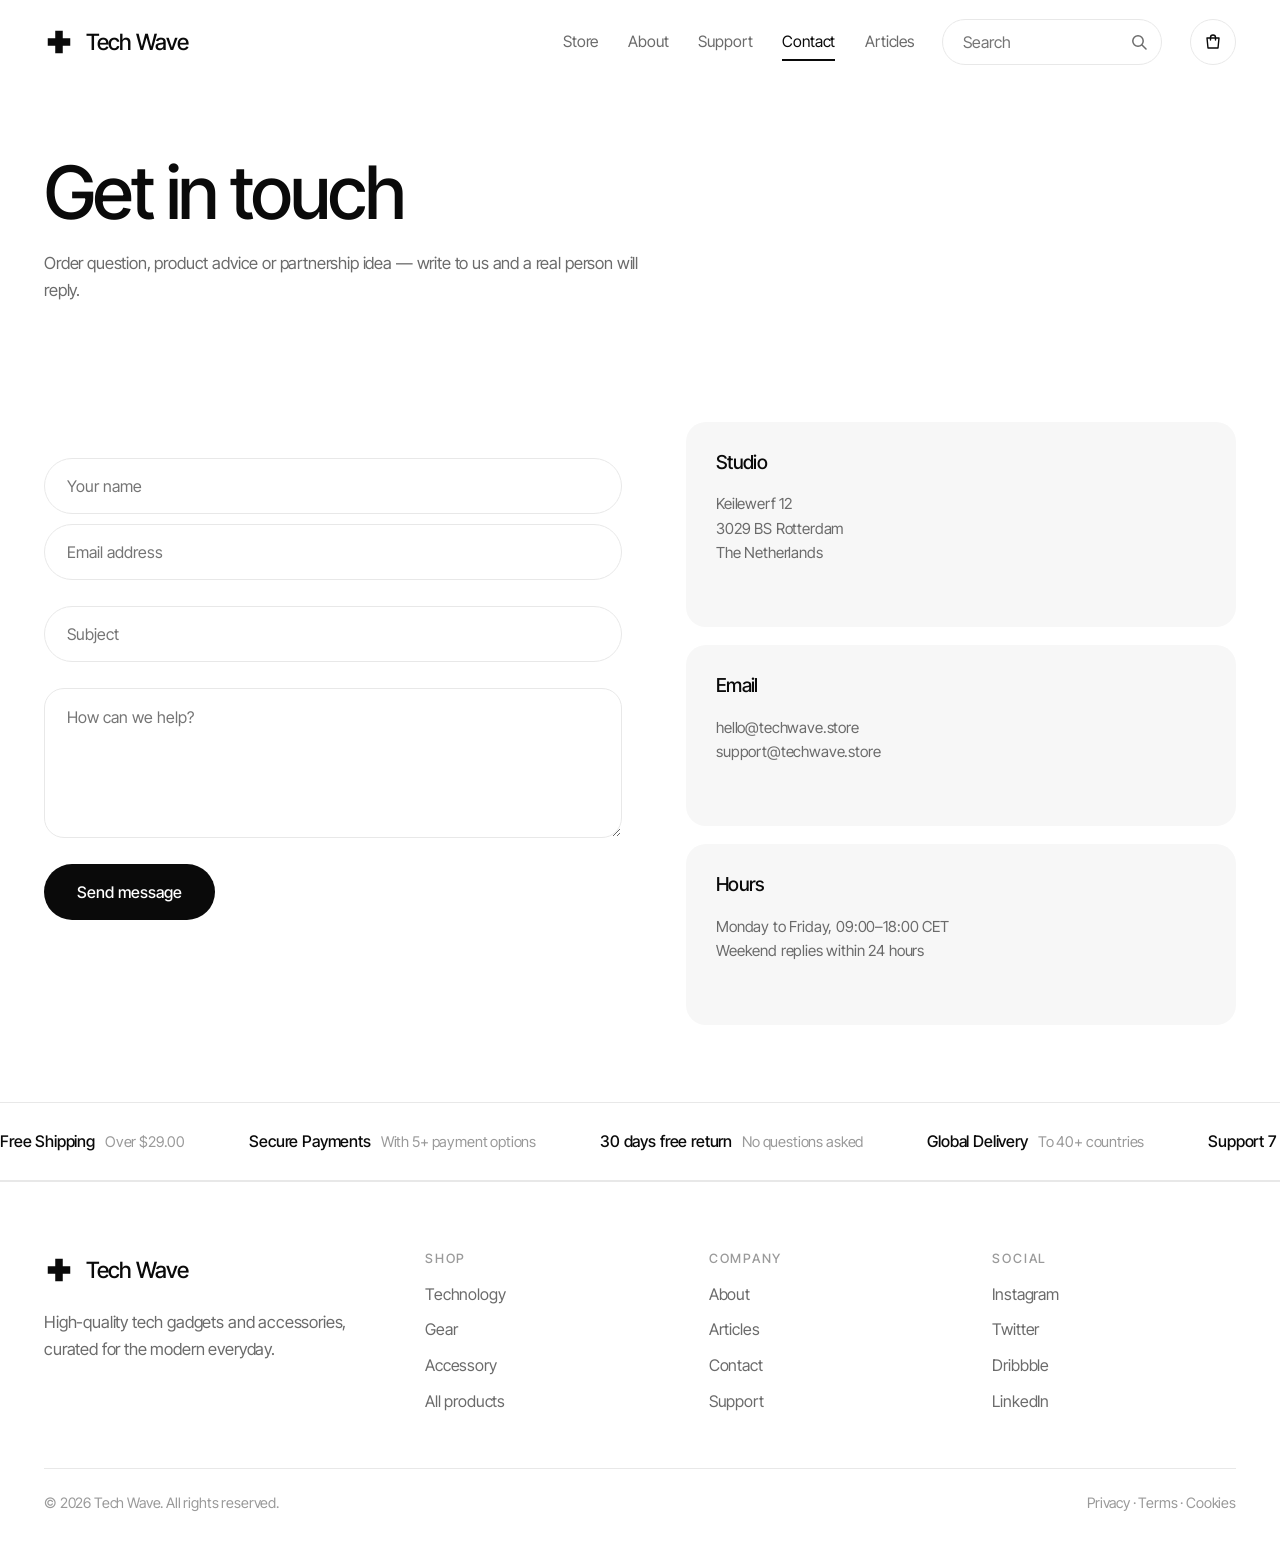
<file: contact.html>
<!DOCTYPE html>
<html lang="en">
<head>
<meta charset="utf-8">
<meta name="viewport" content="width=device-width, initial-scale=1">
<title>Contact — Talk to the Tech Wave team</title>
<meta name="description" content="Send the Tech Wave team a message about an order, a product question or a partnership — we reply within one business day.">
<meta property="og:type" content="website">
<meta property="og:title" content="Contact — Talk to the Tech Wave team">
<meta property="og:description" content="Send the Tech Wave team a message about an order, a product question or a partnership — we reply within one business day.">
<meta property="og:image" content="https://framerusercontent.com/images/Mndlo4urrrg2VnQrnJThGFVJTmk.jpg">
<meta name="twitter:card" content="summary_large_image">
<meta name="twitter:title" content="Contact — Talk to the Tech Wave team">
<meta name="twitter:description" content="Send the Tech Wave team a message about an order, a product question or a partnership — we reply within one business day.">
<meta name="twitter:image" content="https://framerusercontent.com/images/Mndlo4urrrg2VnQrnJThGFVJTmk.jpg">
<link rel="canonical" href="./contact.html">
<link rel="preconnect" href="https://fonts.googleapis.com">
<link rel="preconnect" href="https://fonts.gstatic.com" crossorigin>
<link href="https://fonts.googleapis.com/css2?family=Inter+Tight:wght@300;400;500;600&display=swap" rel="stylesheet">
<link rel="stylesheet" href="assets/styles.css">
</head>
<body>
<header class="header">
  <div class="container header__inner">
    <a class="brand" href="index.html"><svg class="brand__mark" viewBox="0 0 32 32" aria-hidden="true"><path fill="currentColor" d="M12 4h8v8h8v8h-8v8h-8v-8H4v-8h8z"/></svg><span>Tech Wave</span></a>
    <nav class="nav">
      <a data-nav="store" href="store.html">Store</a>
      <a data-nav="about" href="about.html">About</a>
      <a data-nav="support" href="support.html">Support</a>
      <a data-nav="contact" href="contact.html">Contact</a>
      <a data-nav="articles" href="articles.html">Articles</a>
    </nav>
    <div class="search">
      <input type="search" placeholder="Search" aria-label="Search products">
      <button class="search__btn" type="button" aria-label="Search">
        <svg width="16" height="16" viewBox="0 0 16 16" fill="none"><circle cx="7" cy="7" r="5.2" stroke="currentColor" stroke-width="1.5"/><path d="M11 11l4 4" stroke="currentColor" stroke-width="1.5" stroke-linecap="round"/></svg>
      </button>
      <div class="suggest" role="listbox"></div>
    </div>
    <a class="cart-link" href="store.html" aria-label="Bag">
      <svg width="18" height="18" viewBox="0 0 18 18" fill="none"><path d="M3 5h12l-1 10H4L3 5Z" stroke="currentColor" stroke-width="1.4" stroke-linejoin="round"/><path d="M6.5 7V4.5a2.5 2.5 0 0 1 5 0V7" stroke="currentColor" stroke-width="1.4" stroke-linecap="round"/></svg>
      <span class="cart-count">0</span>
    </a>
    <button class="burger" aria-label="Menu" aria-expanded="false"><span></span></button>
  </div>
</header>
<nav class="mobile-nav">
  <a href="index.html">Home</a>
  <a href="store.html">Store</a>
  <a href="about.html">About</a>
  <a href="support.html">Support</a>
  <a href="contact.html">Contact</a>
  <a href="articles.html">Articles</a>
</nav>
<section class="page-hero">
  <div class="container" data-stagger>
    <h1 data-reveal>Get in touch</h1>
    <p class="lead" data-reveal>Order question, product advice or partnership idea — write to us and a real person will reply.</p>
  </div>
</section>
<section class="section--tight">
  <div class="container">
    <div class="split" data-stagger>
      <div data-reveal>
        <form data-form data-success="Message sent — we'll reply within one business day.">
          <div class="form-row" style="margin-top:0">
            <input class="field" name="name" placeholder="Your name" required>
            <input class="field" type="email" name="email" placeholder="Email address" required>
          </div>
          <div class="form-row">
            <input class="field" name="subject" placeholder="Subject" required>
          </div>
          <div class="form-row">
            <textarea class="field" name="message" placeholder="How can we help?" required></textarea>
          </div>
          <div class="form-row">
            <button class="btn" type="submit"><span class="btn__swap"><span>Send message</span><span>Send message</span></span></button>
          </div>
          <p class="form-note"></p>
        </form>
      </div>
      <div data-reveal>
        <div class="tile"><h3>Studio</h3><p>Keilewerf 12<br>3029 BS Rotterdam<br>The Netherlands</p></div>
        <div class="tile" style="margin-top:18px"><h3>Email</h3><p>hello@techwave.store<br>support@techwave.store</p></div>
        <div class="tile" style="margin-top:18px"><h3>Hours</h3><p>Monday to Friday, 09:00–18:00 CET<br>Weekend replies within 24 hours</p></div>
      </div>
    </div>
  </div>
</section>

<section class="marquee">
  <div class="marquee__track">
    <div class="marquee__item"><strong>Free Shipping</strong><span>Over $29.00</span></div><div class="marquee__item"><strong>Secure Payments</strong><span>With 5+ payment options</span></div><div class="marquee__item"><strong>30 days free return</strong><span>No questions asked</span></div><div class="marquee__item"><strong>Global Delivery</strong><span>To 40+ countries</span></div><div class="marquee__item"><strong>Support 7 days</strong><span>Real humans, fast replies</span></div><div class="marquee__item"><strong>Free Shipping</strong><span>Over $29.00</span></div><div class="marquee__item"><strong>Secure Payments</strong><span>With 5+ payment options</span></div><div class="marquee__item"><strong>30 days free return</strong><span>No questions asked</span></div><div class="marquee__item"><strong>Global Delivery</strong><span>To 40+ countries</span></div><div class="marquee__item"><strong>Support 7 days</strong><span>Real humans, fast replies</span></div>
  </div>
</section>
<footer class="footer">
  <div class="container">
    <div class="footer__grid">
      <div>
        <a class="brand" href="index.html"><svg class="brand__mark" viewBox="0 0 32 32" aria-hidden="true"><path fill="currentColor" d="M12 4h8v8h8v8h-8v8h-8v-8H4v-8h8z"/></svg><span>Tech Wave</span></a>
        <p class="lead" style="margin-top:16px;max-width:320px">High-quality tech gadgets and accessories, curated for the modern everyday.</p>
      </div>
      <div>
        <h4>Shop</h4>
        <ul>
          <li><a href="store.html?category=Technology">Technology</a></li>
          <li><a href="store.html?category=Gear">Gear</a></li>
          <li><a href="store.html?category=Accessory">Accessory</a></li>
          <li><a href="store.html">All products</a></li>
        </ul>
      </div>
      <div>
        <h4>Company</h4>
        <ul>
          <li><a href="about.html">About</a></li>
          <li><a href="articles.html">Articles</a></li>
          <li><a href="contact.html">Contact</a></li>
          <li><a href="support.html">Support</a></li>
        </ul>
      </div>
      <div>
        <h4>Social</h4>
        <ul>
          <li><a href="#">Instagram</a></li>
          <li><a href="#">Twitter</a></li>
          <li><a href="#">Dribbble</a></li>
          <li><a href="#">LinkedIn</a></li>
        </ul>
      </div>
    </div>
    <div class="footer__bottom">
      <span>© 2026 Tech Wave. All rights reserved.</span>
      <span>Privacy · Terms · Cookies</span>
    </div>
  </div>
</footer>
<script src="assets/data.js"></script>
<script src="assets/app.js"></script>
</body>
</html>
</file>
<file: assets/styles.css>
/* ==========================================================================
   Tech Wave — static clone stylesheet
   ========================================================================== */

:root {
  --ink: #0a0a0a;
  --ink-soft: #6b6b6b;
  --ink-faint: #9a9a9a;
  --paper: #ffffff;
  --tile: #f4f4f4;
  --tile-2: #f7f7f7;
  --line: #e8e8e8;
  --radius-sm: 12px;
  --radius: 20px;
  --radius-lg: 28px;
  --radius-pill: 999px;
  --shadow-sm: 0 2px 8px rgba(0, 0, 0, 0.04);
  --shadow: 0 18px 40px -22px rgba(0, 0, 0, 0.28);
  --shadow-lg: 0 32px 70px -30px rgba(0, 0, 0, 0.35);
  --container: 1240px;
  --ease: cubic-bezier(0.22, 1, 0.36, 1);
  --header-h: 84px;
}

*,
*::before,
*::after {
  box-sizing: border-box;
}

html {
  scroll-behavior: smooth;
  -webkit-text-size-adjust: 100%;
}

body {
  margin: 0;
  font-family: "Inter Tight", "Inter", -apple-system, BlinkMacSystemFont, "Segoe UI", sans-serif;
  color: var(--ink);
  background: var(--paper);
  font-size: 16px;
  line-height: 1.6;
  letter-spacing: -0.01em;
  -webkit-font-smoothing: antialiased;
  overflow-x: hidden;
}

body.nav-open {
  overflow: hidden;
}

img {
  max-width: 100%;
  display: block;
}

a {
  color: inherit;
  text-decoration: none;
}

button,
input,
select,
textarea {
  font: inherit;
  color: inherit;
}

h1,
h2,
h3,
h4 {
  margin: 0;
  font-weight: 500;
  letter-spacing: -0.035em;
  line-height: 1.06;
}

h1 {
  font-size: clamp(2.6rem, 6vw, 4.6rem);
}
h2 {
  font-size: clamp(2rem, 4.2vw, 3.3rem);
}
h3 {
  font-size: clamp(1.3rem, 2.2vw, 1.85rem);
}

p {
  margin: 0;
}

.container {
  width: 100%;
  max-width: var(--container);
  margin: 0 auto;
  padding: 0 24px;
}

.section {
  padding: clamp(64px, 9vw, 130px) 0;
}

.section--tight {
  padding: clamp(44px, 6vw, 80px) 0;
}

.eyebrow {
  font-size: 0.78rem;
  letter-spacing: 0.16em;
  text-transform: uppercase;
  color: var(--ink-faint);
}

.lead {
  color: var(--ink-soft);
  font-size: clamp(1rem, 1.3vw, 1.12rem);
  line-height: 1.65;
}

/* ---------- header ---------------------------------------------------- */

.header {
  position: fixed;
  inset: 0 0 auto 0;
  z-index: 60;
  transition: background 0.4s var(--ease), box-shadow 0.4s var(--ease),
    backdrop-filter 0.4s var(--ease);
}

.header__inner {
  display: flex;
  align-items: center;
  gap: 28px;
  height: var(--header-h);
  transition: height 0.4s var(--ease);
}

.header.is-stuck {
  background: rgba(255, 255, 255, 0.78);
  backdrop-filter: saturate(180%) blur(18px);
  -webkit-backdrop-filter: saturate(180%) blur(18px);
  box-shadow: 0 1px 0 rgba(0, 0, 0, 0.06);
}

.header.is-stuck .header__inner {
  height: 68px;
}

.brand {
  display: inline-flex;
  align-items: center;
  gap: 12px;
  font-size: 1.4rem;
  font-weight: 500;
  letter-spacing: -0.04em;
  margin-right: auto;
}

.brand__mark {
  width: 30px;
  height: 30px;
  flex: none;
}

.nav {
  display: flex;
  align-items: center;
  gap: 30px;
}

.nav a {
  position: relative;
  color: var(--ink-soft);
  font-size: 0.98rem;
  transition: color 0.25s var(--ease);
}

.nav a::after {
  content: "";
  position: absolute;
  left: 0;
  bottom: -6px;
  height: 1.5px;
  width: 100%;
  background: currentColor;
  transform: scaleX(0);
  transform-origin: right;
  transition: transform 0.35s var(--ease);
}

.nav a:hover,
.nav a[aria-current="page"] {
  color: var(--ink);
}

.nav a:hover::after,
.nav a[aria-current="page"]::after {
  transform: scaleX(1);
  transform-origin: left;
}

.search {
  position: relative;
  display: flex;
  align-items: center;
}

.search input {
  width: 220px;
  height: 46px;
  padding: 0 48px 0 20px;
  border-radius: var(--radius-pill);
  border: 1px solid var(--line);
  background: var(--paper);
  outline: none;
  transition: width 0.4s var(--ease), border-color 0.3s var(--ease),
    box-shadow 0.3s var(--ease);
}

.search input:focus {
  width: 262px;
  border-color: #cfcfcf;
  box-shadow: 0 0 0 4px rgba(0, 0, 0, 0.04);
}

.search__btn {
  position: absolute;
  right: 5px;
  width: 36px;
  height: 36px;
  display: grid;
  place-items: center;
  border: 0;
  border-radius: 50%;
  background: transparent;
  cursor: pointer;
  color: var(--ink-soft);
  transition: background 0.25s var(--ease), color 0.25s var(--ease);
}

.search__btn:hover {
  background: var(--tile);
  color: var(--ink);
}

.suggest {
  position: absolute;
  top: calc(100% + 10px);
  right: 0;
  width: 320px;
  background: var(--paper);
  border: 1px solid var(--line);
  border-radius: var(--radius);
  box-shadow: var(--shadow);
  padding: 8px;
  display: none;
  z-index: 10;
}

.suggest.is-open {
  display: block;
}

.suggest a {
  display: flex;
  gap: 12px;
  align-items: center;
  padding: 8px;
  border-radius: 14px;
  transition: background 0.2s var(--ease);
}

.suggest a:hover {
  background: var(--tile);
}

.suggest img {
  width: 42px;
  height: 42px;
  object-fit: contain;
  background: var(--tile);
  border-radius: 10px;
}

.suggest strong {
  display: block;
  font-weight: 500;
  font-size: 0.92rem;
}

.suggest span {
  font-size: 0.8rem;
  color: var(--ink-faint);
}

.cart-link {
  position: relative;
  display: grid;
  place-items: center;
  width: 46px;
  height: 46px;
  border-radius: 50%;
  border: 1px solid var(--line);
  transition: background 0.25s var(--ease), transform 0.25s var(--ease);
}

.cart-link:hover {
  background: var(--tile);
  transform: translateY(-2px);
}

.cart-count {
  position: absolute;
  top: -4px;
  right: -4px;
  min-width: 20px;
  height: 20px;
  padding: 0 5px;
  border-radius: 999px;
  background: var(--ink);
  color: #fff;
  font-size: 0.68rem;
  display: grid;
  place-items: center;
  transform: scale(0);
  transition: transform 0.3s var(--ease);
}

.cart-count.is-visible {
  transform: scale(1);
}

.burger {
  display: none;
  width: 46px;
  height: 46px;
  border-radius: 50%;
  border: 1px solid var(--line);
  background: transparent;
  cursor: pointer;
  place-items: center;
}

.burger span {
  display: block;
  width: 18px;
  height: 1.6px;
  background: var(--ink);
  position: relative;
  transition: transform 0.35s var(--ease), opacity 0.2s var(--ease);
}

.burger span::before,
.burger span::after {
  content: "";
  position: absolute;
  left: 0;
  width: 18px;
  height: 1.6px;
  background: var(--ink);
  transition: transform 0.35s var(--ease);
}

.burger span::before {
  top: -6px;
}
.burger span::after {
  top: 6px;
}

body.nav-open .burger span {
  background: transparent;
}
body.nav-open .burger span::before {
  transform: translateY(6px) rotate(45deg);
}
body.nav-open .burger span::after {
  transform: translateY(-6px) rotate(-45deg);
}

.mobile-nav {
  position: fixed;
  inset: 0;
  z-index: 55;
  background: var(--paper);
  padding: calc(var(--header-h) + 24px) 24px 40px;
  display: flex;
  flex-direction: column;
  gap: 6px;
  transform: translateY(-100%);
  transition: transform 0.55s var(--ease);
}

body.nav-open .mobile-nav {
  transform: translateY(0);
}

.mobile-nav a {
  font-size: 2rem;
  letter-spacing: -0.04em;
  padding: 10px 0;
  border-bottom: 1px solid var(--line);
  opacity: 0;
  transform: translateY(14px);
  transition: opacity 0.4s var(--ease), transform 0.4s var(--ease);
}

body.nav-open .mobile-nav a {
  opacity: 1;
  transform: none;
}

body.nav-open .mobile-nav a:nth-child(1) { transition-delay: 0.10s; }
body.nav-open .mobile-nav a:nth-child(2) { transition-delay: 0.16s; }
body.nav-open .mobile-nav a:nth-child(3) { transition-delay: 0.22s; }
body.nav-open .mobile-nav a:nth-child(4) { transition-delay: 0.28s; }
body.nav-open .mobile-nav a:nth-child(5) { transition-delay: 0.34s; }
body.nav-open .mobile-nav a:nth-child(6) { transition-delay: 0.40s; }

/* ---------- buttons --------------------------------------------------- */

.btn {
  position: relative;
  display: inline-flex;
  align-items: center;
  justify-content: center;
  height: 56px;
  padding: 0 32px;
  border: 1px solid transparent;
  border-radius: var(--radius-pill);
  font-size: 1rem;
  font-weight: 500;
  cursor: pointer;
  overflow: hidden;
  background: var(--ink);
  color: #fff;
  transition: transform 0.35s var(--ease), box-shadow 0.35s var(--ease),
    background 0.3s var(--ease), color 0.3s var(--ease);
}

.btn:hover {
  transform: translateY(-3px);
  box-shadow: var(--shadow);
}

.btn--ghost {
  background: transparent;
  color: var(--ink);
  border-color: var(--ink);
}

.btn--ghost:hover {
  background: var(--ink);
  color: #fff;
}

.btn--light {
  background: var(--tile);
  color: var(--ink);
}

.btn--sm {
  height: 46px;
  padding: 0 22px;
  font-size: 0.92rem;
}

/* vertical label swap, like the original */
.btn__swap {
  display: grid;
  overflow: hidden;
  height: 1.4em;
}

.btn__swap span {
  display: block;
  height: 1.4em;
  line-height: 1.4em;
  transition: transform 0.4s var(--ease);
}

.btn:hover .btn__swap span {
  transform: translateY(-1.4em);
}

.link-arrow {
  display: inline-flex;
  align-items: center;
  gap: 8px;
  font-weight: 500;
}

.link-arrow svg {
  transition: transform 0.35s var(--ease);
}

.link-arrow:hover svg {
  transform: translateX(5px);
}

/* ---------- hero ------------------------------------------------------ */

.hero {
  position: relative;
  min-height: 100svh;
  display: grid;
  place-items: center;
  padding: calc(var(--header-h) + 40px) 0 80px;
  overflow: hidden;
}

.hero__content {
  position: relative;
  z-index: 3;
  text-align: center;
  max-width: 720px;
  margin: 0 auto;
}

.hero__content h1 {
  font-size: clamp(2.7rem, 6.4vw, 5rem);
}

.hero__content .lead {
  margin: 22px auto 36px;
  max-width: 560px;
}

.hero__actions {
  display: flex;
  gap: 14px;
  justify-content: center;
  flex-wrap: wrap;
}

.floaties {
  position: absolute;
  inset: 0;
  z-index: 1;
  pointer-events: none;
}

.floatie {
  position: absolute;
  border-radius: var(--radius-lg);
  background: var(--tile);
  overflow: hidden;
  will-change: transform;
  animation: float 9s ease-in-out infinite;
}

.floatie img {
  width: 100%;
  height: 100%;
  object-fit: contain;
  padding: 12%;
}

.floatie--blur {
  filter: blur(9px);
  opacity: 0.85;
}

.floatie--1 { left: 4%;  top: 18%;  width: 220px; height: 300px; animation-delay: -1s; }
.floatie--2 { right: 6%; top: 10%;  width: 230px; height: 210px; animation-delay: -3s; }
.floatie--3 { left: 14%; bottom: 2%; width: 200px; height: 240px; animation-delay: -5s; }
.floatie--4 { right: 8%; bottom: 4%; width: 220px; height: 280px; animation-delay: -2s; }
.floatie--5 { left: 44%; bottom: -6%; width: 170px; height: 200px; animation-delay: -6s; }

@keyframes float {
  0%, 100% { transform: translate3d(0, 0, 0) rotate(0deg); }
  50% { transform: translate3d(0, -22px, 0) rotate(-1.2deg); }
}

/* ---------- section heads --------------------------------------------- */

.section-head {
  display: flex;
  align-items: flex-end;
  justify-content: space-between;
  gap: 24px;
  margin-bottom: 44px;
  flex-wrap: wrap;
}

.section-head p {
  max-width: 520px;
  margin-top: 12px;
}

/* ---------- category showcase ----------------------------------------- */

.cat-grid {
  display: grid;
  grid-template-columns: repeat(2, 1fr);
  gap: 20px;
}

.cat {
  position: relative;
  display: flex;
  flex-direction: column;
  justify-content: flex-end;
  min-height: 420px;
  padding: 36px;
  border-radius: var(--radius-lg);
  background: var(--tile);
  overflow: hidden;
  isolation: isolate;
}

.cat--wide {
  grid-column: span 2;
  min-height: 460px;
}

.cat__media {
  position: absolute;
  inset: 0;
  z-index: -1;
}

.cat__media img {
  width: 100%;
  height: 100%;
  object-fit: cover;
  transition: transform 1s var(--ease);
}

.cat--contain .cat__media img {
  object-fit: contain;
  padding: 6% 6% 30%;
}

/* dark scrim so copy stays legible over photographic tiles */
.cat:not(.cat--contain)::before {
  content: "";
  position: absolute;
  inset: 0;
  z-index: -1;
  background: linear-gradient(180deg, rgba(0, 0, 0, 0.05) 20%, rgba(0, 0, 0, 0.72));
}

.cat--wide {
  padding-right: 48%;
}

.cat--wide .cat__media {
  left: auto;
  right: 0;
  width: 50%;
}

.cat--wide .cat__media img {
  padding: 10%;
}

@media (max-width: 640px) {
  .cat--wide {
    padding-right: 26px;
  }
  .cat--wide .cat__media {
    left: 0;
    width: 100%;
  }
  .cat--wide .cat__media img {
    padding: 8% 8% 34%;
  }
}

.cat:hover .cat__media img {
  transform: scale(1.06);
}

.cat h3 {
  margin-bottom: 8px;
}

.cat p {
  color: var(--ink-soft);
  max-width: 380px;
  margin-bottom: 22px;
}

.cat .btn {
  align-self: flex-start;
}

/* ---------- banner ---------------------------------------------------- */

.banner {
  position: relative;
  border-radius: var(--radius-lg);
  overflow: hidden;
  min-height: 560px;
  display: grid;
  place-items: center;
  text-align: center;
  padding: 80px 24px;
  color: #fff;
}

.banner img {
  position: absolute;
  inset: 0;
  width: 100%;
  height: 100%;
  object-fit: cover;
  z-index: -2;
}

.banner::after {
  content: "";
  position: absolute;
  inset: 0;
  background: linear-gradient(180deg, rgba(0, 0, 0, 0.15), rgba(0, 0, 0, 0.55));
  z-index: -1;
}

.banner__inner {
  max-width: 640px;
}

.banner p {
  margin: 18px 0 32px;
  color: rgba(255, 255, 255, 0.82);
}

.banner .btn {
  background: #fff;
  color: var(--ink);
}

/* ---------- product cards --------------------------------------------- */

.grid {
  display: grid;
  gap: 22px;
}

.grid--4 {
  grid-template-columns: repeat(4, 1fr);
}
.grid--3 {
  grid-template-columns: repeat(3, 1fr);
}
.grid--2 {
  grid-template-columns: repeat(2, 1fr);
}

.card {
  display: flex;
  flex-direction: column;
  border-radius: var(--radius);
  transition: transform 0.45s var(--ease);
}

.card:hover {
  transform: translateY(-6px);
}

.card__media {
  position: relative;
  border-radius: var(--radius);
  background: var(--tile);
  aspect-ratio: 1 / 1;
  overflow: hidden;
  box-shadow: var(--shadow-sm);
  transition: box-shadow 0.45s var(--ease);
}

.card:hover .card__media {
  box-shadow: var(--shadow);
}

.card__media img {
  width: 100%;
  height: 100%;
  object-fit: contain;
  padding: 14%;
  transition: transform 0.7s var(--ease);
}

.card:hover .card__media img {
  transform: scale(1.07);
}

.card__tag {
  position: absolute;
  top: 14px;
  left: 14px;
  padding: 5px 12px;
  border-radius: var(--radius-pill);
  background: rgba(255, 255, 255, 0.9);
  backdrop-filter: blur(6px);
  font-size: 0.7rem;
  letter-spacing: 0.12em;
  text-transform: uppercase;
  color: var(--ink-soft);
}

.card__body {
  padding: 16px 4px 0;
}

.card__title {
  font-weight: 500;
  font-size: 1.05rem;
}

.card__desc {
  margin-top: 6px;
  color: var(--ink-soft);
  font-size: 0.92rem;
  line-height: 1.55;
  display: -webkit-box;
  -webkit-line-clamp: 2;
  -webkit-box-orient: vertical;
  overflow: hidden;
}

.card__price {
  margin-top: 10px;
  font-weight: 500;
}

/* ---------- split story ----------------------------------------------- */

.split {
  display: grid;
  grid-template-columns: 1.05fr 1fr;
  gap: clamp(28px, 5vw, 80px);
  align-items: center;
}

.split__media {
  border-radius: var(--radius-lg);
  overflow: hidden;
  background: var(--tile);
  aspect-ratio: 4 / 3;
}

.split__media img {
  width: 100%;
  height: 100%;
  object-fit: contain;
  padding: 8%;
  transition: transform 0.9s var(--ease);
}

.split__media:hover img {
  transform: scale(1.05);
}

.split p {
  margin: 20px 0 32px;
}

/* ---------- marquee --------------------------------------------------- */

.marquee {
  border-top: 1px solid var(--line);
  border-bottom: 1px solid var(--line);
  overflow: hidden;
  padding: 26px 0;
}

.marquee__track {
  display: flex;
  gap: 64px;
  width: max-content;
  animation: scroll-x 32s linear infinite;
}

.marquee:hover .marquee__track {
  animation-play-state: paused;
}

.marquee__item {
  display: flex;
  align-items: baseline;
  gap: 10px;
  white-space: nowrap;
}

.marquee__item strong {
  font-weight: 500;
}

.marquee__item span {
  color: var(--ink-faint);
  font-size: 0.92rem;
}

@keyframes scroll-x {
  to {
    transform: translateX(-50%);
  }
}

/* ---------- newsletter ------------------------------------------------ */

.newsletter {
  display: grid;
  grid-template-columns: 1fr 1fr;
  gap: clamp(28px, 5vw, 70px);
  align-items: center;
  background: var(--tile-2);
  border-radius: var(--radius-lg);
  padding: clamp(32px, 5vw, 64px);
}

.newsletter img {
  border-radius: var(--radius);
  width: 100%;
}

.form-row {
  display: flex;
  gap: 10px;
  margin-top: 26px;
  flex-wrap: wrap;
}

.field {
  flex: 1 1 220px;
  height: 56px;
  padding: 0 22px;
  border-radius: var(--radius-pill);
  border: 1px solid var(--line);
  background: var(--paper);
  outline: none;
  transition: border-color 0.3s var(--ease), box-shadow 0.3s var(--ease);
}

.field:focus {
  border-color: #c9c9c9;
  box-shadow: 0 0 0 4px rgba(0, 0, 0, 0.04);
}

textarea.field {
  height: 150px;
  padding: 16px 22px;
  border-radius: var(--radius);
  resize: vertical;
}

.form-note {
  margin-top: 14px;
  font-size: 0.88rem;
  color: var(--ink-faint);
  min-height: 1.2em;
}

.form-note.is-error {
  color: #c0392b;
}

.form-note.is-success {
  color: #1e8f4e;
}

/* ---------- articles -------------------------------------------------- */

.article-card__media {
  border-radius: var(--radius);
  overflow: hidden;
  aspect-ratio: 16 / 10;
  background: var(--tile);
}

.article-card__media img {
  width: 100%;
  height: 100%;
  object-fit: cover;
  transition: transform 0.8s var(--ease);
}

.article-card:hover .article-card__media img {
  transform: scale(1.06);
}

.article-card__date {
  margin-top: 14px;
  font-size: 0.85rem;
  color: var(--ink-faint);
}

.article-card h3 {
  margin-top: 8px;
  font-size: 1.35rem;
}

.article-card p {
  margin-top: 10px;
  color: var(--ink-soft);
  font-size: 0.95rem;
}

/* ---------- store toolbar --------------------------------------------- */

.toolbar {
  display: flex;
  align-items: center;
  justify-content: space-between;
  gap: 16px;
  flex-wrap: wrap;
  margin-bottom: 34px;
}

.chips {
  display: flex;
  gap: 10px;
  flex-wrap: wrap;
}

.chip {
  height: 42px;
  padding: 0 20px;
  border-radius: var(--radius-pill);
  border: 1px solid var(--line);
  background: transparent;
  cursor: pointer;
  transition: background 0.3s var(--ease), color 0.3s var(--ease),
    border-color 0.3s var(--ease);
}

.chip:hover {
  background: var(--tile);
}

.chip.is-active {
  background: var(--ink);
  color: #fff;
  border-color: var(--ink);
}

select.field {
  flex: 0 0 auto;
  width: auto;
  height: 46px;
  padding-right: 42px;
  cursor: pointer;
  appearance: none;
  background-image: url("data:image/svg+xml,%3Csvg xmlns='http://www.w3.org/2000/svg' width='12' height='8' viewBox='0 0 12 8'%3E%3Cpath d='M1 1l5 5 5-5' stroke='%236b6b6b' stroke-width='1.6' fill='none' stroke-linecap='round'/%3E%3C/svg%3E");
  background-repeat: no-repeat;
  background-position: right 18px center;
}

.empty {
  padding: 60px 0;
  text-align: center;
  color: var(--ink-faint);
}

/* ---------- product detail -------------------------------------------- */

.pdp {
  display: grid;
  grid-template-columns: 1.1fr 1fr;
  gap: clamp(28px, 5vw, 72px);
  align-items: start;
}

.pdp__stage {
  border-radius: var(--radius-lg);
  background: var(--tile);
  aspect-ratio: 1 / 1;
  overflow: hidden;
}

.pdp__stage img {
  width: 100%;
  height: 100%;
  object-fit: contain;
  padding: 10%;
  transition: transform 0.6s var(--ease), opacity 0.3s var(--ease);
}

.pdp__thumbs {
  display: flex;
  gap: 12px;
  margin-top: 14px;
}

.thumb {
  width: 84px;
  height: 84px;
  border-radius: 16px;
  border: 1px solid var(--line);
  background: var(--tile);
  padding: 8px;
  cursor: pointer;
  transition: border-color 0.3s var(--ease), transform 0.3s var(--ease);
}

.thumb img {
  width: 100%;
  height: 100%;
  object-fit: contain;
}

.thumb:hover {
  transform: translateY(-3px);
}

.thumb.is-active {
  border-color: var(--ink);
}

.price {
  font-size: 1.65rem;
  font-weight: 500;
  margin: 14px 0 18px;
}

.qty {
  display: inline-flex;
  align-items: center;
  gap: 4px;
  border: 1px solid var(--line);
  border-radius: var(--radius-pill);
  padding: 4px;
}

.qty button {
  width: 42px;
  height: 42px;
  border: 0;
  border-radius: 50%;
  background: transparent;
  cursor: pointer;
  font-size: 1.1rem;
  transition: background 0.25s var(--ease);
}

.qty button:hover {
  background: var(--tile);
}

.qty output {
  min-width: 34px;
  text-align: center;
}

.tabs {
  margin-top: 36px;
  border-top: 1px solid var(--line);
}

.tabs__nav {
  display: flex;
  gap: 26px;
  padding-top: 18px;
}

.tabs__nav button {
  border: 0;
  background: transparent;
  padding: 6px 0;
  cursor: pointer;
  color: var(--ink-faint);
  border-bottom: 1.5px solid transparent;
  transition: color 0.25s var(--ease), border-color 0.25s var(--ease);
}

.tabs__nav button.is-active {
  color: var(--ink);
  border-color: var(--ink);
}

.tabs__panel {
  padding-top: 18px;
  color: var(--ink-soft);
  display: none;
  animation: fade-up 0.45s var(--ease) both;
}

.tabs__panel.is-active {
  display: block;
}

.spec {
  display: flex;
  justify-content: space-between;
  gap: 20px;
  padding: 12px 0;
  border-bottom: 1px solid var(--line);
}

.spec span:last-child {
  color: var(--ink);
}

@keyframes fade-up {
  from {
    opacity: 0;
    transform: translateY(10px);
  }
}

/* ---------- accordion ------------------------------------------------- */

.acc {
  border-top: 1px solid var(--line);
}

.acc__item {
  border-bottom: 1px solid var(--line);
}

.acc__btn {
  width: 100%;
  display: flex;
  align-items: center;
  justify-content: space-between;
  gap: 20px;
  padding: 22px 0;
  border: 0;
  background: transparent;
  cursor: pointer;
  text-align: left;
  font-size: 1.1rem;
  letter-spacing: -0.02em;
}

.acc__btn i {
  flex: none;
  position: relative;
  width: 16px;
  height: 16px;
}

.acc__btn i::before,
.acc__btn i::after {
  content: "";
  position: absolute;
  background: var(--ink);
  transition: transform 0.4s var(--ease);
}

.acc__btn i::before {
  top: 7.5px;
  left: 0;
  width: 16px;
  height: 1.5px;
}

.acc__btn i::after {
  left: 7.5px;
  top: 0;
  width: 1.5px;
  height: 16px;
}

.acc__item.is-open .acc__btn i::after {
  transform: scaleY(0);
}

.acc__panel {
  overflow: hidden;
  height: 0;
  transition: height 0.45s var(--ease);
}

.acc__panel p {
  padding: 0 0 22px;
  color: var(--ink-soft);
  max-width: 780px;
}

/* ---------- info tiles ------------------------------------------------ */

.tile {
  background: var(--tile-2);
  border-radius: var(--radius);
  padding: 30px;
  height: 100%;
}

.tile h3 {
  font-size: 1.2rem;
  margin-bottom: 10px;
}

.tile p {
  color: var(--ink-soft);
  font-size: 0.95rem;
}

.stat {
  border-radius: var(--radius);
  background: var(--tile-2);
  padding: 30px;
}

.stat strong {
  display: block;
  font-size: clamp(2rem, 3.4vw, 2.8rem);
  font-weight: 500;
  letter-spacing: -0.04em;
}

.stat span {
  color: var(--ink-soft);
  font-size: 0.95rem;
}

/* ---------- page hero ------------------------------------------------- */

.page-hero {
  padding: calc(var(--header-h) + 70px) 0 40px;
}

.page-hero h1 {
  max-width: 900px;
}

.page-hero p {
  max-width: 620px;
  margin-top: 18px;
}

/* ---------- article body ---------------------------------------------- */

.prose {
  max-width: 720px;
  margin: 0 auto;
}

.prose p {
  margin-bottom: 22px;
  color: #333;
  font-size: 1.06rem;
  line-height: 1.8;
}

.prose h2 {
  font-size: 1.7rem;
  margin: 40px 0 16px;
}

.prose ul {
  margin: 0 0 22px;
  padding-left: 20px;
  color: #333;
  line-height: 1.8;
}

.cover {
  border-radius: var(--radius-lg);
  overflow: hidden;
  aspect-ratio: 16 / 8;
  background: var(--tile);
  margin-bottom: 42px;
}

.cover img {
  width: 100%;
  height: 100%;
  object-fit: cover;
}

/* ---------- footer ---------------------------------------------------- */

.footer {
  border-top: 1px solid var(--line);
  padding: 70px 0 36px;
}

.footer__grid {
  display: grid;
  grid-template-columns: 1.4fr repeat(3, 1fr);
  gap: 40px;
}

.footer h4 {
  font-size: 0.8rem;
  letter-spacing: 0.14em;
  text-transform: uppercase;
  color: var(--ink-faint);
  margin-bottom: 16px;
}

.footer ul {
  list-style: none;
  margin: 0;
  padding: 0;
  display: grid;
  gap: 10px;
}

.footer li a {
  color: var(--ink-soft);
  transition: color 0.25s var(--ease), transform 0.25s var(--ease);
  display: inline-block;
}

.footer li a:hover {
  color: var(--ink);
  transform: translateX(3px);
}

.footer__bottom {
  margin-top: 54px;
  padding-top: 22px;
  border-top: 1px solid var(--line);
  display: flex;
  justify-content: space-between;
  gap: 16px;
  flex-wrap: wrap;
  color: var(--ink-faint);
  font-size: 0.9rem;
}

/* ---------- scroll reveal --------------------------------------------- */

[data-reveal] {
  opacity: 0;
  transform: translateY(26px);
  transition: opacity 0.8s var(--ease), transform 0.8s var(--ease);
  will-change: opacity, transform;
}

[data-reveal].is-in {
  opacity: 1;
  transform: none;
}

/* ---------- responsive ------------------------------------------------ */

@media (max-width: 1080px) {
  .grid--4 {
    grid-template-columns: repeat(3, 1fr);
  }
  .floatie--1,
  .floatie--3 {
    width: 165px;
    height: 210px;
  }
  .floatie--2,
  .floatie--4 {
    width: 170px;
    height: 190px;
  }
}

@media (max-width: 900px) {
  .nav,
  .search,
  .cart-link {
    display: none;
  }
  .burger {
    display: grid;
    margin-left: auto;
  }
  .grid--4,
  .grid--3 {
    grid-template-columns: repeat(2, 1fr);
  }
  .split,
  .pdp,
  .newsletter {
    grid-template-columns: 1fr;
  }
  .cat--wide {
    grid-column: span 2;
  }
  .footer__grid {
    grid-template-columns: 1fr 1fr;
  }
  .floatie--5 {
    display: none;
  }
}

@media (max-width: 640px) {
  .cat-grid {
    grid-template-columns: 1fr;
  }
  .cat,
  .cat--wide {
    grid-column: span 1;
    min-height: 360px;
    padding: 26px;
  }
  .grid--4,
  .grid--3,
  .grid--2 {
    grid-template-columns: 1fr;
  }
  .footer__grid {
    grid-template-columns: 1fr;
  }
  .floatie--1 { left: -6%; top: 14%; width: 130px; height: 170px; }
  .floatie--2 { right: -6%; top: 8%; width: 130px; height: 150px; }
  .floatie--3 { display: none; }
  .floatie--4 { right: -8%; bottom: 6%; width: 140px; height: 170px; }
  .hero {
    min-height: auto;
    padding: calc(var(--header-h) + 60px) 0 70px;
  }
}

@media (prefers-reduced-motion: reduce) {
  *,
  *::before,
  *::after {
    animation-duration: 0.001ms !important;
    animation-iteration-count: 1 !important;
    transition-duration: 0.001ms !important;
    scroll-behavior: auto !important;
  }
  [data-reveal] {
    opacity: 1;
    transform: none;
  }
}
</file>
